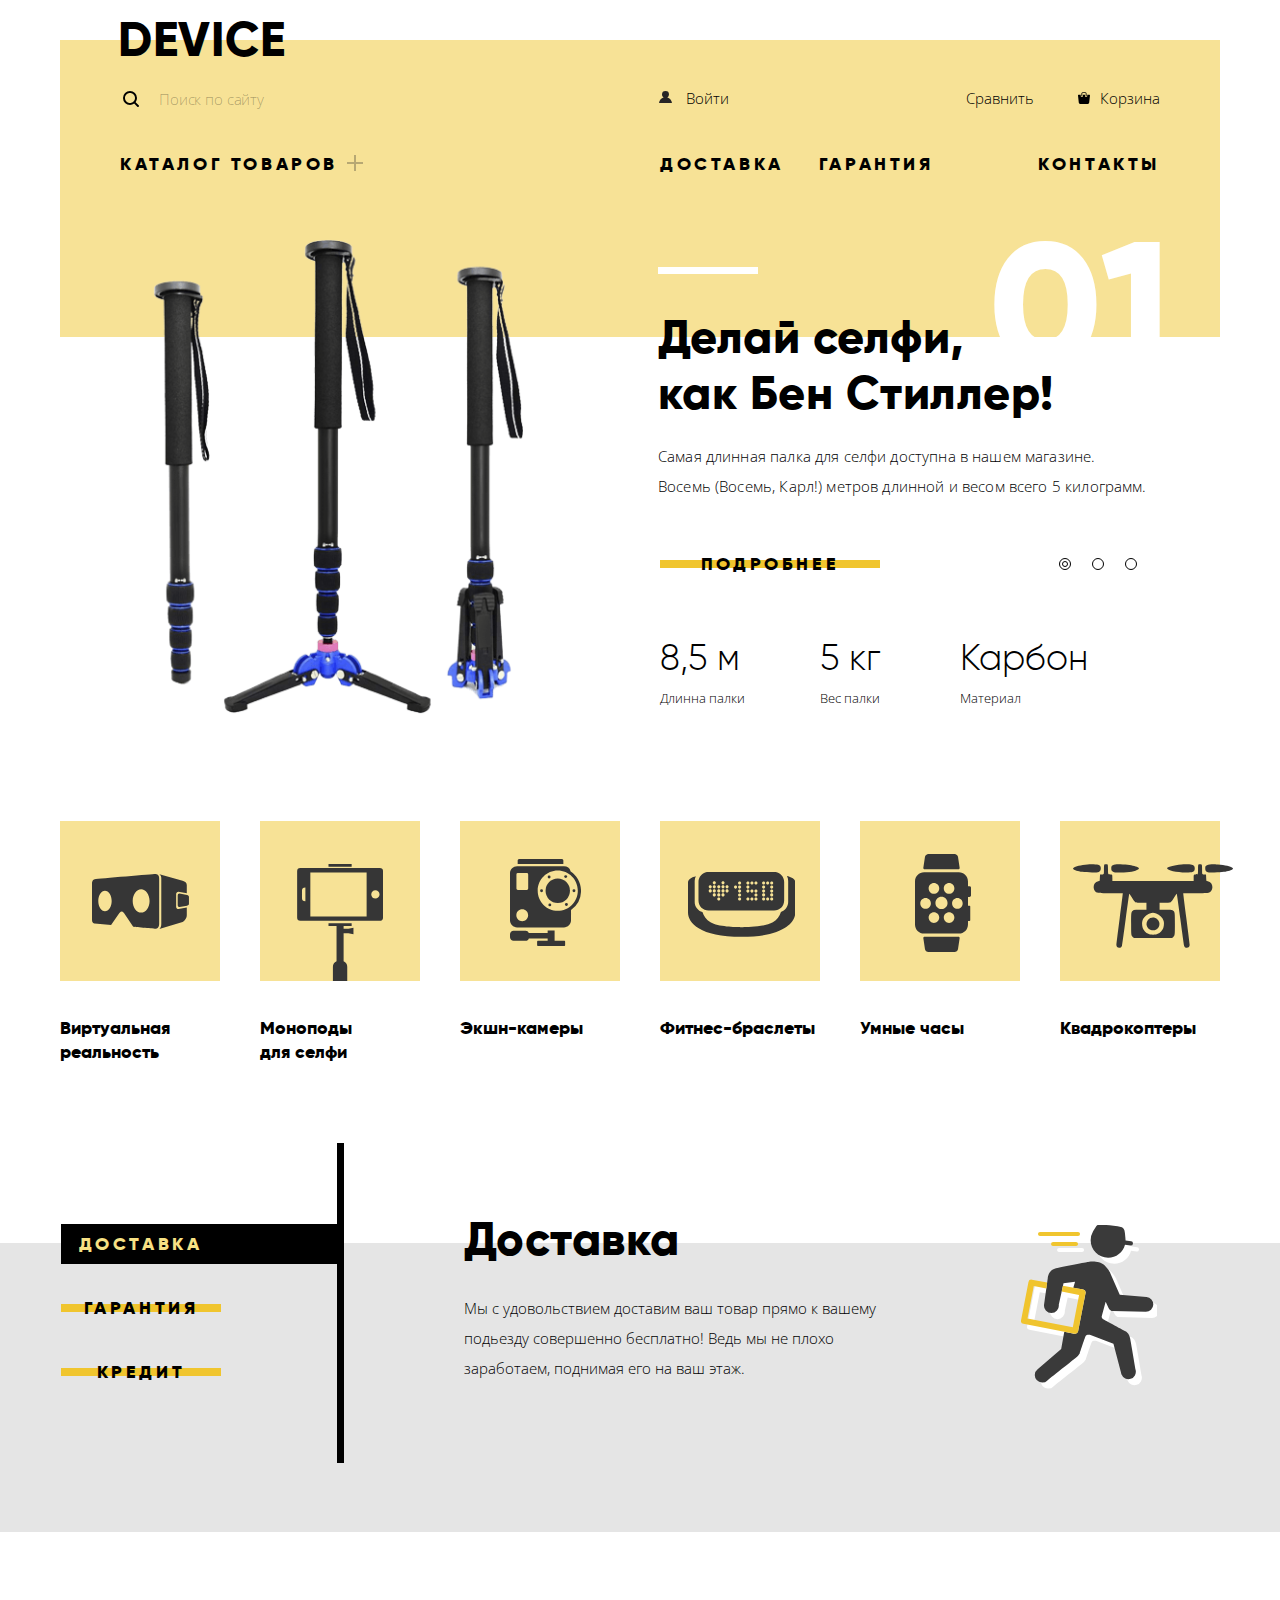
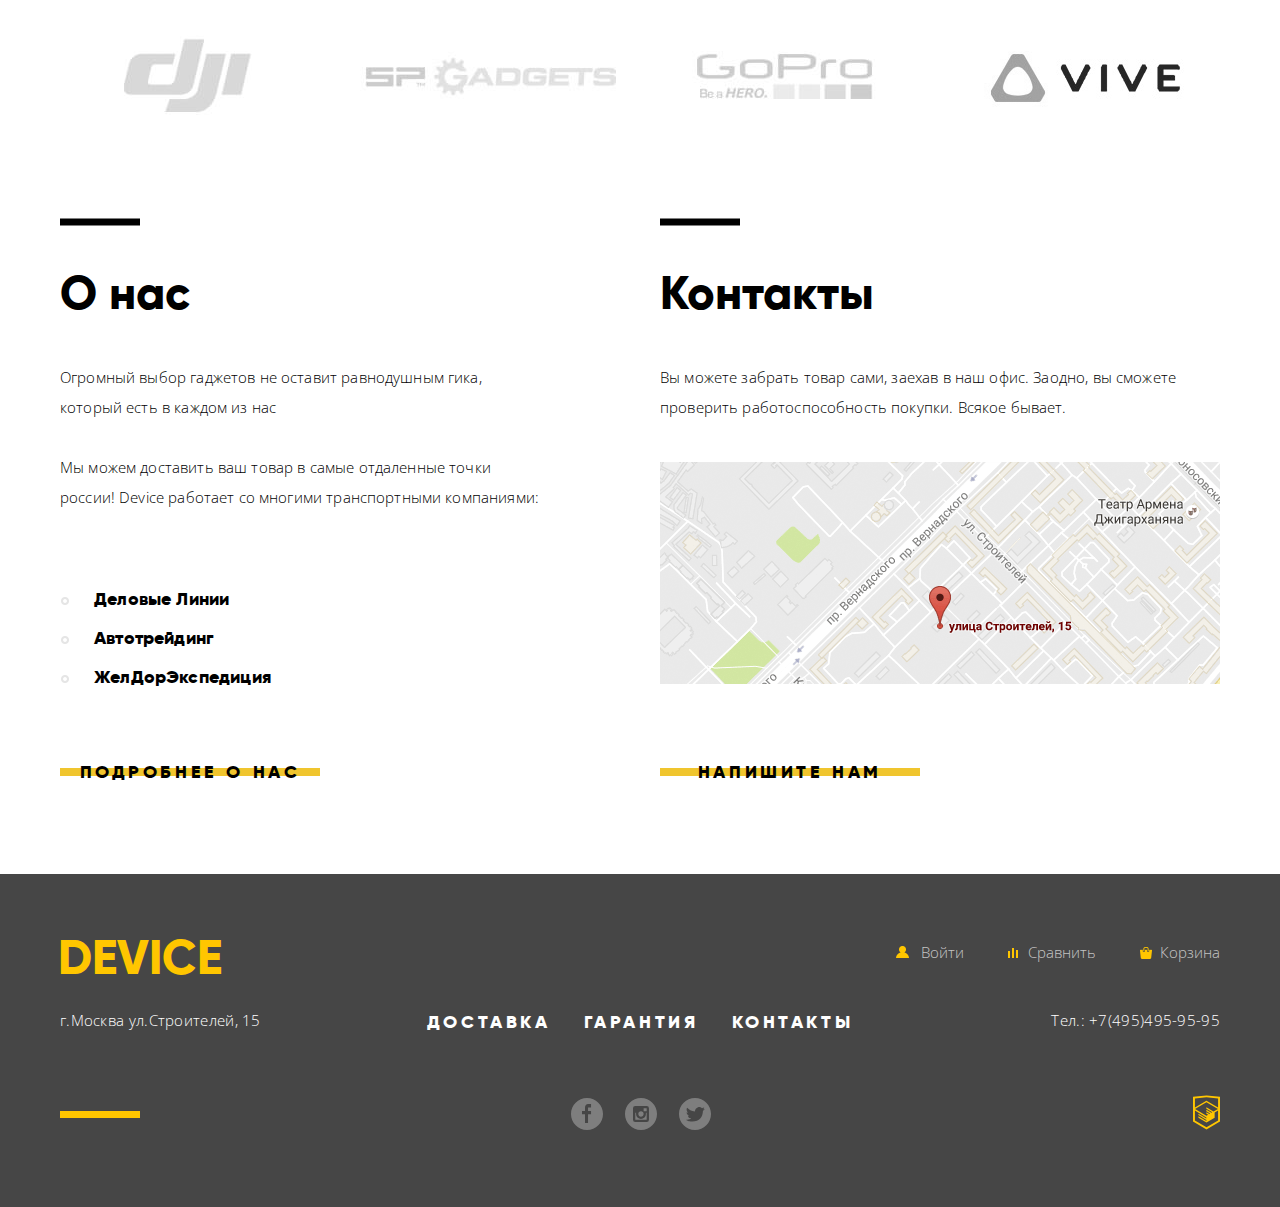
<file: index.html>
<!DOCTYPE html>
<html lang="ru">
  <head>
    <meta charset="utf-8">
    <title>HTML Academy: Девайс</title>
    <link rel="stylesheet" href="css/normalize.css">
    <link rel="stylesheet" href="css/main-min.css">
    <link href="https://fonts.googleapis.com/css?family=Open+Sans:300,400&amp;subset=cyrillic" rel="stylesheet">
  </head>
  <body>
    <header class="main-header main-container">
      <a class="main-header-logo">
        <b>Device</b>
      </a>
      <nav class="main-navigation main-navigation-second">
        <ul class="main-navigation-list">
          <li class="main-navigation-item">
            <a href="#" class="catalog-link">Каталог товаров</a>
            <div class="main-navigation-container">
              <ul class="catalog-left">
                <li>
                  <a href="#">Виртуальная реальность</a>
                </li>
                <li>
                  <a href="catalog.html">Моноподы для селфи</a>
                </li>
                <li>
                  <a href="#">Экшн-камеры</a>
                </li>
              </ul>
              <ul class="catalog-center">
                <li>
                  <a href="#">Фитнес браслеты</a>
                </li>
                <li>
                  <a href="#">Умные часы</a>
                </li>
              </ul>
              <ul class="catalog-right">
                <li>
                  <a href="#">Квадрокоптеры</a>
                </li>
              </ul>
            </div>
          </li>
          <li>
            <ul class="main-navigation-item-wrapper">
              <li class="main-navigation-item"><a href="#"> Доставка</a></li>
              <li class="main-navigation-item"><a href="#">Гарантия</a></li>
              <li class="main-navigation-item"><a href="#">Контакты</a></li>
            </ul>
          <li>
        </ul>
        <div class="search-nav-wrapper container">
          <div class="search-container visualy-hidden">
            <form action="https://echo.htmlacademy.ru/" method="POST" class="search-form">
              <div class="psevdo-wrapper">
                <input type="search" name="search" class="search" autocomplete="off" placeholder="Поиск по сайту">
                <button type="submit" class="btn-search">
                  Найти
                </button>
              </div>
            </form>
          </div>
          <div class="user-container">
            <ul class="site-navigation">
              <li>
                <a href="#" >Войти</a>
              </li>
              <li>
                <a class="penultimate" href="#">Сравнить</a>
              </li>
              <li>
                <a class="last" href="#">Корзина</a>
              </li>
            </ul>
          </div>
        </div>
      </nav>
    </header>
    <main class="main">
      <h1 class="visually-hidden">Магазин "Девайс"</h1>
      <section class="main-slider main-container">
        <input type="radio" id="main-slider-btn-1" name="toggle" checked="">
        <input type="radio" id="main-slider-btn-2" name="toggle"  >
        <input type="radio" id="main-slider-btn-3" name="toggle">
        <div class="slider-controls">
          <label for="main-slider-btn-1"><span class="radio-center-1"></span></label>
          <label for="main-slider-btn-2"><span class="radio-center-2"></span></label>
          <label for="main-slider-btn-3"><span class="radio-center-3"></span></label>
        </div>
        <div class = "slider-inner">
          <div class="slider-slides">
            <div class="slide first-slide">
              <p><img src="img/slider-1.png" width="370" height="480" alt="Самая длинная палка для селфи"></p>
              <div class="description">
                <div class="decor-line"></div>
                <span>01</span>
                <h2>Делай селфи, как Бен Стиллер!</h2>
                <p>Самая длинная палка для селфи доступна в нашем магазине.
                  Восемь (Восемь, Карл!) метров длинной и весом всего 5 килограмм.
                </p>
                <a class="button button-more" href="#">Подробнее</a>
                <table class="advantages">
                  <tr>
                    <th>Длинна палки</th>
                    <th>Вес палки</th>
                    <th>Материал</th>
                  </tr>
                  <tr>
                    <td>8,5 м</td>
                    <td>5 кг</td>
                    <td>Карбон</td>
                  </tr>
                </table>
              </div>
            </div>
            <div class="slide second-slide">
              <p><img src="img/slider-2.png" width="345" height="485" alt="Фитнес браслет"></p>
              <div class="description">
                <div class="decor-line"></div>
                <span>02</span>
                <h2 class="second-header">Худеем правильно!</h2>
                <p>Мотивирующие фитнес-браслеты помогут найти в себе силы не пропускать
                  занятия и соблюдать диету.
                </p>
                <a class="button button-more" href="#"><b>Подробнее</b></a>
                <table class="advantages">
                  <tr>
                    <th>Без подзарядки</th>
                  </tr>
                  <tr>
                    <td>48 часов</td>
                  </tr>
                </table>
              </div>
            </div>
            <div class="slide third-slide">
              <p><img src="img/slider-3.png" width="524" height="336" alt="Лазерный квадрокоптер"></p>
              <div class="description">
                <div class="decor-line"></div>
                <span>03</span>
                <h2>Порхает как бабочка, жалит как пчела!</h2>
                <p>Это обычный, на первый взгляд, квадрокоптер оснащен мощным лазером,
                  замаскированным под стандартную камеру.
                </p>
                <a class="button button-more" href="#"><b>Подробнее</b></a>
                <table class="advantages">
                  <tr>
                    <th>Дальность полета</th>
                    <th>Радиус поражения</th>
                  </tr>
                  <tr>
                    <td>800 м</td>
                    <td>50 м</td>
                  </tr>
                </table>
              </div>
            </div>
          </div>
        </div>
      </section>
      <section class="popular main-container">
        <h2 class="visually-hidden">Популярные товары</h2>
        <ul class="main-popular">
          <li>
            <a href="#">
              <p class="img-container">
                <img src="img/popular-1.svg" width="97" height="55" alt="Устройства виртуальной реальности">
              </p>
              <p>
                Виртуальная реальность
              </p>
            </a>
          </li>
          <li>
            <a href="catalog.html">
              <p class="img-container">
                <img src="img/popular-2.svg" class="img-wrap" width="86" height="117" alt="Моноподы">
              </p>
              <p>
                Моноподы для селфи
              </p>
            </a>
          </li>
          <li>
            <a href="#">
              <p class="img-container">
                <img src="img/popular-3.svg" width="71" height="87" alt="Экшн-камеры">
              </p>
              <p>
                Экшн-камеры
              </p>
            </a>
          </li>
          <li>
            <a href="#">
              <p class="img-container">
                <img src="img/popular-4.svg" width="107" height="65" alt="Фитнес-браслеты">
              </p>
              <p>
                Фитнес-браслеты
              </p>
            </a>
          </li>
          <li>
            <a href="#">
              <p class="img-container">
                <img src="img/popular-5.svg" width="56" height="98" alt="Умные часы">
              </p>
              <p>
                Умные часы
              </p>
            </a>
          </li>
          <li>
            <a href="#">
              <p class="img-container">
                <img src="img/popular-6.svg" width="160" height="160" alt="Квадрокоптеры">
              </p>
              <p>
                Квадрокоптеры
              </p>
            </a>
          </li>
        </ul>
      </section>
      <section class="services-slider">
        <h2 class="visually-hidden"> Услуги</h2>
        <div class="services-slider-container">
          <input class="services-slide-btn " type="radio" id="services-1" name="services-toggle" checked="">
          <input class="services-slide-btn visual-hidden" type="radio" id="services-2" name="services-toggle">
          <input class="services-slide-btn visual-hidden" type="radio" id="services-3" name="services-toggle">
          <div class="services-slide-controls">
            <label class="btn" for="services-1">Доставка</label>
            <label class="btn" for="services-2">Гарантия</label>
            <label class="btn" for="services-3">Кредит</label>
          </div>
          <div class="slaider-list-container">
            <ul class="services-list">
              <li class="delivery">
                <h3 class="">Доставка</h3>
                <p>Мы с удовольствием доставим ваш товар прямо к вашему
                  подьезду совершенно бесплатно! Ведь мы не плохо заработаем,
                  поднимая его на ваш этаж.
                </p>
              </li>
              <li class="warranty">
                <h3 class="">Гарантия</h3>
                <p>Если из-за возгорания купленного у нас товара у вас сгорит
                  дом - не переживайте, мы выдадим вам новый.
                </p>
                <p>Товар, не дом, конечно же.
                </p>
              </li>
              <li class="credit">
                <h3 class="">Кредит</h3>
                <p>Залезть в долговую яму стало проще! Кредитные консультанты
                  подберут для вас наиболее выгодные условия кредита. Выгодные
                  для нашего банка разумеется.
                </p>
              </li>
            </ul>
          </div>
        </div>
      </section>
      <section class="partners main-container">
        <h2 class=visually-hidden>Логотипы</h2>
        <ul class="logo-list">
          <li>
            <a href="#">
              <p class="img img1" >
                <img src="img/logo-1-full.png" width="260" height="100" alt="logo-1-hover">
              </p>
              <p class="img img1-hover">
                <img src="img/logo-1-low.jpg"  width="260" height="100" alt="logo-1">
              </p>
            </a>
          </li>
          <li>
            <a href="#">
              <p class="img img2">
                <img src="img/logo-2-full.png" width="260" height="100" alt="logo-2">
              </p>
              <p class="img img2-hover">
                <img src="img/logo-2-low.jpg" width="260" height="100" alt="logo-2-hover">
              </p>
            </a>
          </li>
          <li>
            <a href="#">
              <p class="img img3">
                <img src="img/logo-3-full.png" width="260" height="100" alt="logo-3">
              </p>
              <p class="img img3-hover">
                <img src="img/logo-3-low.jpg" width="260" height="100" alt="logo-3-hover">
              </p>
            </a>
          </li>
          <li>
            <a href="#">
              <p class="img img4">
                <img src="img/logo-4-full.png" width="260" height="100" alt="logo-4">
              </p>
              <p class="img img4-hover">
                <img src="img/logo-4-low.png" width="260" height="100" alt="logo-4-hover">
              </p>
            </a>
          </li>
        </ul>
      </section>
      <div class="info-wrapper main-container">
        <section class="info">
          <h2>О нас</h2>
          <p>Огромный выбор гаджетов не оставит равнодушным гика,
            который есть в каждом из нас
          </p>
          <p>Мы можем доставить ваш товар в самые отдаленные точки россии!
            Device работает со многими транспортными компаниями:
          </p>
          <ul class="delivery-company">
            <li><a href="#">Деловые Линии</a></li>
            <li><a href="#">Автотрейдинг</a></li>
            <li><a href="#">ЖелДорЭкспедиция</a></li>
          </ul>
          <a class="button" href="contacts.html">Подробнее о нас</a>
        </section>
        <section class="contact">
          <h2 >Контакты</h2>
          <p>Вы можете забрать товар сами, заехав в наш офис. Заодно,
            вы сможете проверить работоспособность покупки. Всякое бывает.
          </p>
          <a href="map.html" class="button-map">
            <img src="img/map.png" width="560" height="222" alt="Карта">
          </a>
          <a class="button write-link" href="write-us.html">Напишите нам</a>
        </section>
      </div>
    </main>
    <footer class="main-footer ">
      <div class="main-container">
        <a href="index.html" class="logo">Device</a>
        <div class="user-container">
          <ul class="user-navigation">
            <li>
              <a href="#">Войти</a>
            </li>
            <li>
              <a href="#">Сравнить</a>
            </li>
            <li>
              <a href="#">Корзина</a>
            </li>
          </ul>
        </div>
        <div class="footer-navigation-container">
          <ul class="footer-services">
            <li><a href="#">Доставка</a></li>
            <li><a href="#">Гарантия</a></li>
            <li><a href="#">Контакты</a></li>
          </ul>
          <p>г.Москва ул.Строителей, 15</p>
          <p>Тел.: +7(495)495-95-95</p>
        </div>
        <div class="social">
          <span class="decor-line-2"></span>
          <ul class="social-button">
            <li><a class="social-button" href="#"><img src="img/fb.svg" width="32" height="32" alt="facebook"></a></li>
            <li><a class="social-button" href="#"><img src="img/instagram.svg" width="32" height="32" alt="instagramm"></a></li>
            <li><a class="social-button" href="#"><img src="img/twitter.svg" width="32" height="32" alt="twitter"></a></li>
          </ul>
          <a href="https://htmlacademy.ru/intensive/htmlcss" class="footer-logo">
            <p>
              <img class="htmla-logo" src="img/logo-html.svg" width="27" height="35" alt="Логотип HTMLAcademy">
            </p>
          </a>
        </div>
      </div>
    </footer>
    <section class="modal modal-login">
      <h2 class="visually-hidden">Напишите нам</h2>
      <form action="https://echo.htmlacademy.ru/" method="POST" class="form">
        <div class="modal-wrapper">
          <p>
            <label for="write-us-user-name">
              Ваше имя:
            </label>
            <input type="text" id="write-us-user-name" class="login" placeholder="Имя Фамилия" pattern="(^[a-zа-яA-ZА-Я][a-zа-яA-ZА-Я0-9-_\.\s]{1,20}$)">
          </p>
          <p>
            <label for="write-us-user-email">
              Ваш e-mail:
            </label>
            <input type="email" id="write-us-user-email" class="email" placeholder="email@example.com" pattern="(\w+@[a-zA-Z_]+?\.[a-zA-Z]{2,6})">
          </p>
          <p>
            <label for="write-us-text">
              Текст письма:
            </label>
            <textarea class="textarea" id="write-us-text" placeholder="В свободной форме">
              В свободной форме
            </textarea>
          </p>
          <button type="submit" class="button modal-button">Отправить</button>
        </div>
      </form>
      <button type="button" class="modal-close"><span></span></button>
    </section>
    <section class="modal modal-map">
      <h2 class="visualy-hidden">Мы на карте</h2>
      <iframe src="https://www.google.com/maps/embed?pb=!1m18!1m12!1m3!1d2249.1125488779976!2d37.52742931592807!3d55.687030980535816!2m3!1f0!2f0!3f0!3m2!1i1024!2i768!4f13.1!3m3!1m2!1s0x46b54cf65f5c8955%3A0x694710ccd55501e!2z0YPQuy4g0KHRgtGA0L7QuNGC0LXQu9C10LksIDE1LCDQnNC-0YHQutCy0LAsIDExOTMxMQ!5e0!3m2!1sru!2sru!4v1536387998822"  allowfullscreen></iframe>
      <button type="button" class="modal-close">x</button>
    </section>
    <script src="js/main-min.js"></script>
  </body>
</html>
</file>
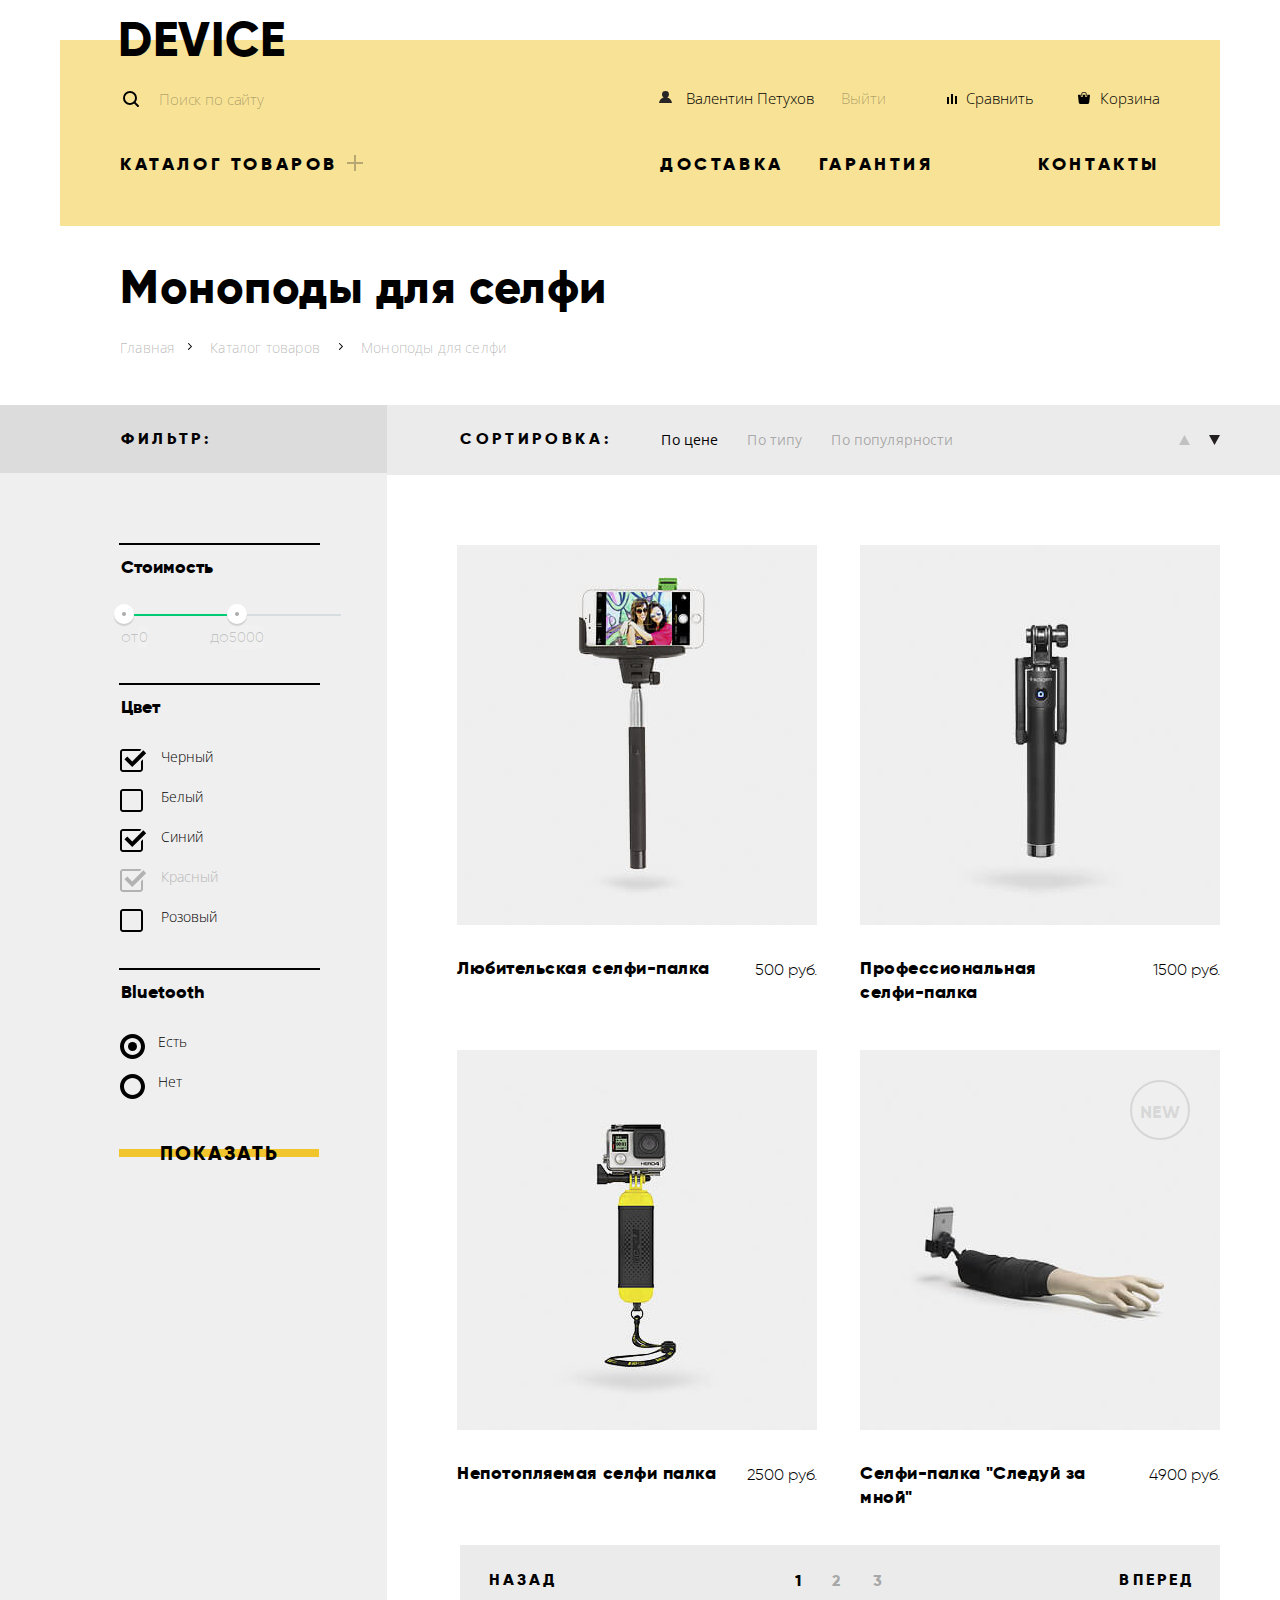
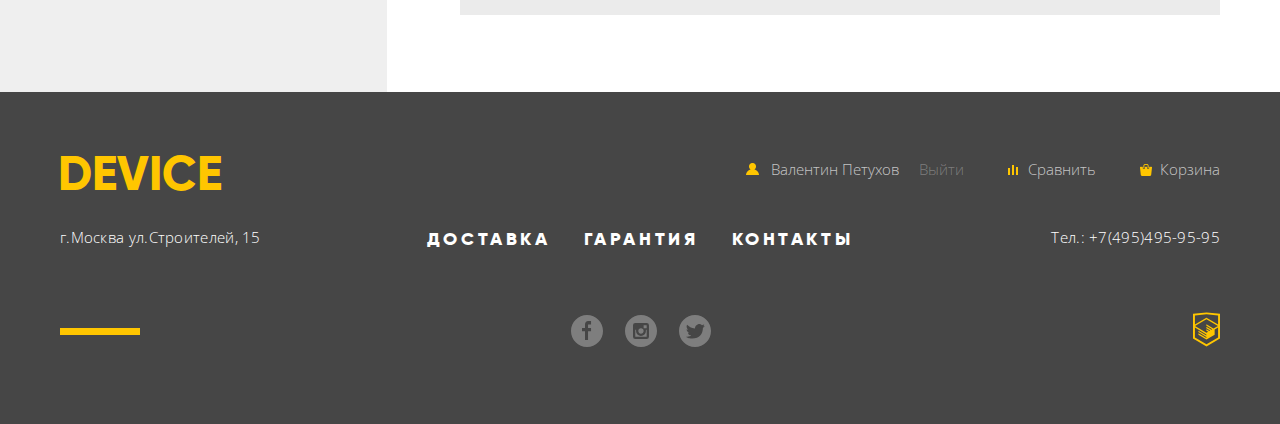
<file: catalog.html>
<!DOCTYPE html>
<html lang="ru">
  <head>
    <meta charset="utf-8">
    <title>HTML Academy: Девайс</title>
    <link rel="stylesheet" href="css/normalize.css">
    <link rel="stylesheet" href="css/main-min.css">
    <link href="https://fonts.googleapis.com/css?family=Open+Sans:300,400&amp;subset=cyrillic" rel="stylesheet">
  </head>
  <body>
    <header class="main-header main-container">
      <a href="index.html" class="main-header-logo">
        <b>Device</b>
      </a>
      <nav class="main-navigation">
        <ul class="main-navigation-list container">
          <li class="main-navigation-item">
            <a href="#" class="catalog-link">Каталог товаров</a>
            <div class="main-navigation-container">
              <ul class="catalog-left">
                <li>
                  <a href="#">Виртуальная реальность</a>
                </li>
                <li>
                  <a href="#">Моноподы для селфи</a>
                </li>
                <li>
                  <a href="#">Экшн-камеры</a>
                </li>
              </ul>
              <ul class="catalog-center">
                <li>
                  <a href="#">Фитнес браслеты</a>
                </li>
                <li>
                  <a href="#">Умные часы</a>
                </li>
              </ul>
              <ul class="catalog-right">
                <li>
                  <a href="#">Квадрокоптеры</a>
                </li>
              </ul>
            </div>
          </li>
          <li>
            <ul class="main-navigation-item-wrapper">
              <li class="main-navigation-item"><a href="#"> Доставка</a></li>
              <li class="main-navigation-item"><a href="#">Гарантия</a></li>
              <li class="main-navigation-item"><a href="#">Контакты</a></li>
            </ul>
          </li>
        </ul>
        <div class="search-nav-wrapper container">
          <div class="search-container visualy-hidden">
            <form action="https://echo.htmlacademy.ru/" method="POST" class="search-form">
              <div class="psevdo-wrapper">
                <input type="search" name="search" class="search" autocomplete="off" placeholder="Поиск по сайту">
                <button type="submit" class="btn-search">
                  Найти
                </button>
              </div>
            </form>
          </div>
          <div class="user-container">
            <ul class="site-navigation inner-page-header">
              <li>
                <a href="#" >Валентин Петухов</a>
              </li>
              <li>
                <a href="#" class="decoration-exit">Выйти</a>
              </li>
              <li>
                <a class="panultimate" href="#">Сравнить</a>
              </li>
              <li>
                <a class="last" href="#">Корзина</a>
              </li>
            </ul>
          </div>
        </div>
      </nav>
    </header>
    <div class="main-container">
      <main>
        <div class="container-breadcrumbs">
          <h1>Моноподы для селфи</h1>
          <ul class="breadcrumbs ">
            <li><a href="index.html">Главная</a></li>
            <li><a href="catalog.html">Каталог товаров</a></li>
            <li class="breadcrumbs-current"><a>Моноподы для селфи</a></li>
          </ul>
        </div>
        <div class="catalog-wrapper">
          <section class="filters">
            <div class="filters-wrapper">
              <div class="filters-header">
                <h2>Фильтр:</h2>
              </div>
              <form action="https://echo.htmlacademy.ru/" method="GET">
                <div class="line line-1"></div>
                <fieldset>
                  <legend>
                    Стоимость
                  </legend>
                  <div class="range-filter">
                    <div class="range-controls">
                      <div class="scale">
                        <div class="bar" style=" width: 55%">
                        </div>
                      </div>
                      <div class="toggle toggle-min"  tabindex="0"></div>
                      <div class="toggle toggle-max"  tabindex="0"></div>
                    </div>
                    <div class="price-controls">
                      <label class="minn-price" for="minn-price">от</label>
                      <input name="min-price" class="min-price" id="minn-price" type="text" value="0">
                      <label class="maxx-price" for="maxx-price">до</label>
                      <input name="max-price" id="maxx-price" type="text" value='5000'>
                    </div>
                    <label class="visually-hidden" for="min-price"> Установка минимальной цены</label>
                    <label class="visually-hidden" for="max-price"> Установка максимальной цены</label>
                    <input class="visualy-hidden" type="range" id="min-price" min="0" max="10000" step="100">
                    <input class="visualy-hidden" type="range" id="max-price" min="0" max="10000" step="100">
                  </div>
                </fieldset>
                <div class="line line-2"></div>
                <fieldset>
                  <legend>
                    Цвет
                  </legend>
                  <ul class="filter-column-wrapper">
                    <li>
                      <input type="checkbox" id="check-black" checked>
                      <label for="check-black" tabindex="0">Черный</label>
                    </li>
                    <li>
                      <input type="checkbox" id="check-white">
                      <label for="check-white" tabindex="0">Белый</label>
                    </li>
                    <li>
                      <input type="checkbox" id="check-blue" checked>
                      <label for="check-blue" tabindex="0">Синий</label>
                    </li>
                    <li>
                      <input type="checkbox" id="check-red" checked disabled>
                      <label for="check-red" tabindex="0">Красный</label>
                    </li>
                    <li>
                      <input type="checkbox" id="check-pink">
                      <label for="check-pink" tabindex="0">Розовый</label>
                    </li>
                  </ul>
                </fieldset>
                <div class="line line-3"></div>
                <fieldset>
                  <legend>
                    Bluetooth
                  </legend>
                  <ul class="filter-column-wrapper">
                    <li>
                      <input type="radio" name="Bluetooth" id="r-yes" checked>
                      <label for="r-yes" tabindex="0">Есть</label>
                    </li>
                    <li>
                      <input type="radio" name="Bluetooth" id="r-no" >
                      <label for="r-no" tabindex="0">Нет</label>
                    </li>
                  </ul>
                </fieldset>
                <div class="filters-button-wrapper">
                  <label class="visualy-hidden" for="start-filtering">Запуск фильтрования</label>
                  <button type="submit" id="start-filtering" class="button" >Показать</button>
                </div>
              </form>
            </div>
          </section>
          <section class="catalog">
            <div class="sort">
              <h3>Сортировка:</h3>
              <ul class="sort-type">
                <li><a href="#" class="current">По цене</a></li>
                <li><a href="#">По типу</a></li>
                <li><a href="#">По популярности</a></li>
                <li><a href="#" class="top"><span class="visually-hidden">Стрелочка вверх</span></a></li>
                <li><a  href="#" class="bottom current"><span class="visually-hidden">Стрелочка вниз</span></a></li>
              </ul>
            </div>
            <h2 class="visualy-hidden">Каталог товаров</h2>
            <ul class="catalog-list catalog-list-wrapper">
              <li class="catalog-item" tabindex="0">
                <div class="catalog-item-img">
                  <img src="img/item-1.jpg" width="360" height="380" alt="Любительская селфи-палка">
                </div>
                <div class="catalog-item-hover">
                  <button class="button button-hover">В корзину</button>
                  <button class="add-button button-hover">Добавить к сравнению</button>
                </div>
                <div class="catalog-item-price">
                  <a href="#">Любительская селфи-палка</a>
                  <span class="catalog-item-value">500 руб.</span>
                </div>
              </li>
              <li class="catalog-item" tabindex="0">
                <div class="catalog-item-img">
                  <img src="img/item-2.jpg" width="360" height="380" alt="Профессиональная селфи-палка">
                </div>
                <div class="catalog-item-hover">
                  <button class="button button-hover">В корзину</button>
                  <button class="add-button button-hover">Добавить к сравнению</button>
                </div>
                <div class="catalog-item-price">
                  <a href="#">Профессиональная селфи-палка</a>
                  <span class="catalog-item-value">1500 руб.</span>
                </div>
              </li>
              <li class="catalog-item" tabindex="0">
                <div class="catalog-item-img">
                  <img src="img/item-3.jpg" width="360" height="380" alt="Непотопляемая селфи-палка">
                </div>
                <div class="catalog-item-hover">
                  <button class="button button-hover">В корзину</button>
                  <button class="add-button button-hover">Добавить к сравнению</button>
                </div>
                <div class="catalog-item-price">
                  <a href="#">Непотопляемая селфи палка</a>
                  <span class="catalog-item-value">2500 руб.</span>
                </div>
              </li>
              <li class="catalog-item" tabindex="0">
                <div class="catalog-item-img new">
                  <img src="img/item-4.jpg" width="360" height="380" alt="Следуй за мной селфи-палка">
                </div>
                <div class="catalog-item-hover">
                  <button class="button button-hover">В корзину</button>
                  <button class="add-button button-hover">Добавить к сравнению</button>
                </div>
                <div class="catalog-item-price">
                  <a href="#">Селфи-палка "Следуй за мной"</a>
                  <span class="catalog-item-value">4900 руб.</span>
                </div>
              </li>
            </ul>
            <ul class="pagination-list">
              <li class="btn-pagination-prev"><a href="#" class="">Назад</a></li>
              <li class="pagination-item pagination-item-current"><a >1</a></li>
              <li class="pagination-item"><a href="#">2</a></li>
              <li class="pagination-item"><a href="#">3</a></li>
              <li class="btn-pagination-next"><a href="#" class="">Вперед</a></li>
            </ul>
          </section>
        </div>
      </main>
    </div>
    <footer class="main-footer inner-page">
      <div class="main-container">
        <div class="user-container">
          <a href="index.html" class="logo">Device</a>
          <ul class="user-navigation inner-page">
            <li>
              <a href="#">Валентин Петухов</a>
            </li>
            <li>
              <a href="#" class="decoration-exit">Выйти</a>
            </li>
            <li>
              <a href="#">Сравнить</a>
            </li>
            <li>
              <a href="#">Корзина</a>
            </li>
          </ul>
        </div>
        <div class="footer-navigation-container">
          <ul class="footer-services">
            <li><a href="#">Доставка</a></li>
            <li><a href="#">Гарантия</a></li>
            <li><a href="#">Контакты</a></li>
          </ul>
          <p>г.Москва ул.Строителей, 15</p>
          <p>Тел.: +7(495)495-95-95</p>
        </div>
        <div class="social">
          <span class="decor-line-2"></span>
          <ul class="social-button">
            <li><a class="social-button" href="#"><img src="img/fb.svg" width="32" height="32" alt="facebook"></a></li>
            <li><a class="social-button" href="#"><img src="img/instagram.svg" width="32" height="32" alt="instagramm"></a></li>
            <li><a class="social-button" href="#"><img src="img/twitter.svg" width="32" height="32" alt="twitter"></a></li>
          </ul>
          <a href="https://htmlacademy.ru/intensive/htmlcss" class="footer-logo">
            <p>
              <img class="htmla-logo" src="img/logo-html.svg" width="27" height="35" alt="Логотип HTMLAcademy">
            </p>
          </a>
        </div>
      </div>
    </footer>
  </body>
</html>
</file>
<file: css/main-min.css>
@font-face{font-family:"Gilroy";src:url(../fonts/gilroyextrabold.woff2) format("woff2"),url(../fonts/gilroyextrabold.woff) format("woff");font-weight:800;font-style:normal}@font-face{font-family:"GilroyLight";src:url(../fonts/gilroylight.woff2) format("woff2"),url(../fonts/gilroylight.woff) format("woff");font-weight:300;font-style:normal}@-webkit-keyframes bounce{0%{-webkit-transform:translateY(300px);transform:translateY(300px)}100%{-webkit-transform:translateY(0);transform:translateY(0)}}@-webkit-keyframes shake{0%,100%{-webkit-transform:translateY(0);transform:translateY(0)}10%,30%,50%,70%,90%{-webkit-transform:translateY(-10px);transform:translateY(-10px)}20%,40%,60%,80%{-webkit-transform:translateY(10px);transform:translateY(10px)}}@keyframes shake{0%,100%{-webkit-transform:translateY(0);transform:translateY(0)}10%,30%,50%,70%,90%{-webkit-transform:translateY(-10px);transform:translateY(-10px)}20%,40%,60%,80%{-webkit-transform:translateY(10px);transform:translateY(10px)}}body{padding:0;margin:0;font-family:Gilroy,Arial,sans-serif;font-size:18px;line-height:24px;font-weight:700;color:#000;overflow-x:hidden;background-color:#fff}html{-webkit-box-sizing:border-box;box-sizing:border-box}*,::before,::after{-webkit-box-sizing:inherit;box-sizing:inherit}.visualy-hidden{display:none}.main-container{width:1200px;margin:0 auto;padding-left:20px;padding-right:20px;position:relative}a{text-decoration:none}.visually-hidden:not(:focus):not(:active),input[type="checkbox"].visually-hidden,input[type="radio"].visually-hidden{position:absolute;width:1px;height:1px;margin:-1px;border:0;padding:0;white-space:nowrap;-webkit-clip-path:inset(100%);clip-path:inset(100%);clip:rect(0 0 0 0);overflow:hidden}.main-header{margin-top:40px;position:relative}.main-header-logo{display:inline-block;vertical-align:middle;position:absolute;top:-24px;left:78px}.main-header-logo b{font-family:"Gilroy","Arial",sans-serif;text-transform:uppercase;font-size:48px;line-height:48px;letter-spacing:.014em;text-align:center;color:#000}.main-header-logo b:hover{color:rgba(0,0,0,0.6)}.main-header-logo b:focus,.main-header-logo b:active{color:rgba(0,0,0,0.3)}.main-navigation{padding-left:60px;padding-right:60px;display:-webkit-box;display:-ms-flexbox;display:flex;-webkit-box-orient:vertical;-webkit-box-direction:normal;-ms-flex-direction:column;flex-direction:column;-ms-flex-wrap:wrap;flex-wrap:wrap;background-color:rgba(240,197,46,0.5)}.main-navigation-second{padding-bottom:111px}.user-container{padding-bottom:5px}.site-navigation{width:500px;margin:0;padding:0;min-height:50px;display:-webkit-box;display:-ms-flexbox;display:flex}.site-navigation li{display:-webkit-box;display:-ms-flexbox;display:flex;margin:0;padding:0}.site-navigation a{display:inline-block;vertical-align:middle;position:relative;padding-left:26px}.main-navigation-container{visibility:hidden;display:-webkit-box;display:-ms-flexbox;display:flex;-webkit-box-pack:center;-ms-flex-pack:center;justify-content:center;z-index:1;position:absolute;top:50px;left:-60px;min-height:50px;font-weight:300;letter-spacing:.01em;line-height:36px;text-transform:none;background-color:#f7e296;padding-left:60px;padding-bottom:37px;padding-right:500px}.catalog-left,.catalog-center,.catalog-right{min-width:200px;padding-top:8px;padding-left:0}.catalog-left li{padding-right:0;padding-left:0}.catalog-center{padding-left:40px}.catalog-right{padding-left:20px}.site-navigation,.main-navigation-container{list-style:none;font-family:"Open Sans",Arial,sans-serif;font-size:15px;line-height:30px;font-weight:300}.main-navigation-item{position:relative;display:-webkit-box;display:-ms-flexbox;display:flex;-webkit-box-orient:vertical;-webkit-box-direction:normal;-ms-flex-direction:column;flex-direction:column;list-style:none;font-family:Gilroy,Arial,sans-serif;text-transform:uppercase;font-size:18px;line-height:24px;letter-spacing:.2em}.site-navigation a,.main-navigation-item a{color:#000}.site-navigation a:hover,.main-navigation-item a:hover{color:rgba(0,0,0,0.6)}.site-navigation a:active,.site-navigation a:focus,.main-navigation-item a:focus,.main-navigation-item a:active{color:rgba(0,0,0,0.3)}.site-navigation li{padding-right:40px}.site-navigation li:last-child{padding-right:0}.site-navigation li:first-child{padding:0;margin-right:0}.site-navigation li:nth-child(2){margin-left:auto}.site-navigation li:last-child a{margin:0;margin-left:auto}.site-navigation li:first-child a::before{content:"";position:absolute;width:16px;height:16px;left:-1px;top:8px;background-image:url(../img/user.svg);background-repeat:no-repeat;background-position:0 0}.site-navigation .panultimate::before{content:"";position:absolute;width:16px;height:16px;left:7px;top:11px;background-image:url(../img/compare.svg);background-repeat:no-repeat;background-position:0 0}.site-navigation .last::before{content:"";position:absolute;width:16px;height:16px;left:4px;top:9px;background-image:url(../img/cart.svg);background-repeat:no-repeat;background-position:0 0}.site-navigation a:hover::before{opacity:.6}.site-navigation a:focus::before,.site-navigation a:active::before{opacity:.3}.catalog-link{padding-bottom:50px;padding-right:40px;position:relative}.catalog-link::after{content:"";position:absolute;width:16px;height:16px;top:3px;right:15px;background-image:url(../img/plus.svg);background-repeat:no-repeat;background-position:0 0;opacity:.3}.main-navigation-list{position:relative;list-style:none;padding:0;margin:0;padding-top:14px;display:-webkit-box;display:-ms-flexbox;display:flex;-webkit-box-pack:justify;-ms-flex-pack:justify;justify-content:space-between}.main-navigation-list li:first-child{margin-right:auto}.main-navigation-item-wrapper{width:500px;padding-left:0;display:-webkit-box;display:-ms-flexbox;display:flex;-webkit-box-pack:justify;-ms-flex-pack:justify;justify-content:space-between}.main-navigation-item-wrapper li:first-child{margin-right:35px}.main-navigation-item-wrapper li:last-child{margin-left:auto}ul:first-child a:hover + .main-navigation-container,ul:first-child a:focus + .main-navigation-container,.main-navigation-container:hover{visibility:visible}.main-navigation-container ul{list-style:none}.search-container{display:-webkit-box;display:-ms-flexbox;display:flex;width:440px;min-height:20px;position:relative}.search-container .search{border:none;outline:none;background-color:#f7e296;-webkit-appearance:none}.search-container .psevdo-wrapper{width:403px;position:relative}.psevdo-wrapper input{font-family:"Open Sans","Arial",sans-serif;font-size:15px;line-height:30px;font-weight:300;padding-bottom:13px;padding-left:39px}.search-container .psevdo-wrapper::before{content:"";position:absolute;width:16px;height:16px;left:3px;top:8px;background-image:url(../img/search.svg);background-repeat:no-repeat;background-position:0 0}.btn-search{font-family:"Open Sans","Arial",sans-serif;font-size:15px;line-height:30px;font-weight:300;visibility:hidden;position:absolute;bottom:0;right:0;margin:0;padding:0;width:85px;height:49px;font-size:15px;line-height:30px;text-align:center;background-color:#f7e296;color:#000;border:2px solid #000}.search:active,.search:focus{width:100%;border-bottom:2px solid #000;background-color:#f7e296}.search:active + .btn-search,.search:focus + .btn-search{visibility:visible}.search::-webkit-search-results-decoration{display:none}.search::-webkit-input-placeholder{font-family:"Open Sans","Arial",sans-serif;font-size:15px;line-height:30px;letter-spacing:-.01em;color:rgba(0,0,0,0.3)}.psevdo-wrapper input:focus::-webkit-input-placeholder,.psevdo-wrapper input:hover::-webkit-input-placeholder{color:rgba(0,0,0,0.6)}.psevdo-wrapper input:active::-webkit-input-placeholder{color:#000}.search-container .btn-search:hover{background-color:#000;color:#fff}.search-container .btn-search:active{visibility:visible;color:rgba(255,255,255,0.7)}.search-nav-wrapper{padding-top:43px;-webkit-box-ordinal-group:0;-ms-flex-order:-1;order:-1;display:-webkit-box;display:-ms-flexbox;display:flex;-webkit-box-pack:justify;-ms-flex-pack:justify;justify-content:space-between}.list-wrapper{display:-webkit-box;display:-ms-flexbox;display:flex;-webkit-box-orient:vertical;-webkit-box-direction:normal;-ms-flex-direction:column;flex-direction:column;font-weight:300;letter-spacing:.01em}.button{display:inline-block;vertical-align:middle;vertical-align:top;padding:10px;min-width:200px;max-width:100%;position:relative;font-size:20px;line-height:1;text-align:center;text-transform:uppercase;z-index:1;border:0;background:0;cursor:pointer}.button::after{content:"";position:absolute;top:50%;-webkit-transform:translateY(-50%);-ms-transform:translateY(-50%);transform:translateY(-50%);left:0;width:100%;height:8px;background-color:#f0c52e;z-index:-1;-webkit-transition:.3s linear;-o-transition:.3s linear;transition:.3s linear}.button:hover::after,.button:focus::after{height:100%}.main-slider{font-family:"Open Sans","Arial",sans-serif;display:-webkit-box;display:-ms-flexbox;display:flex;margin-top:-127px;position:relative;padding-bottom:60px}.main-slider p{font-size:15px;line-height:30px;font-weight:300;padding-top:11px;padding-left:13px;letter-spacing:.01em}.main-slider td{font-size:13px;line-height:30px}.slider-slides{display:-webkit-box;display:-ms-flexbox;display:flex;width:300%;-webkit-transition:-webkit-transform .8s ease;transition:-webkit-transform .8s ease;-o-transition:transform .8s ease;transition:transform .8s ease;transition:transform .8s ease,-webkit-transform .8s ease}.slide{display:-webkit-box;display:-ms-flexbox;display:flex;margin-left:80px;width:1080px}.description{width:100%;display:-webkit-box;display:-ms-flexbox;display:flex;-webkit-box-orient:vertical;-webkit-box-direction:normal;-ms-flex-direction:column;flex-direction:column;position:relative;margin-left:135px;margin-top:11px}.decor-line{content:"";width:100px;height:7px;background-color:#fff;margin-top:46px}.slide span{position:absolute;top:-5px;right:46px;padding:0;margin:0;color:#fff}.first-slide h2{padding-right:165px}.second-slide p:first-child{padding-left:36px;padding-top:18px}.second-slide .second-header{display:inline-block;vertical-align:middle;padding-right:145px;padding-bottom:1px}.second-slide .description{margin-left:138px}.second-slide td{width:100%}.slider-slides .slide:nth-child(3){margin-left:40px}.third-slide .description{margin-left:40px}.third-slide p:first-child{padding-top:70px;margin-left:-18px}.third-slide span{top:-5px;right:7px}.third-slide .advantages tbody{width:299px}.description h2{margin-top:35px;margin-bottom:0;display:-webkit-box;display:-ms-flexbox;display:flex;z-index:1}.description p:first-of-type{margin:0;margin-top:-1px;padding:0;padding-top:21px;padding-right:70px}.description .button-more{width:220px}.advantages tbody{width:450px;display:-webkit-box;display:-ms-flexbox;display:flex;-webkit-box-orient:vertical;-webkit-box-direction:reverse;-ms-flex-direction:column-reverse;flex-direction:column-reverse;-webkit-box-align:center;-ms-flex-align:center;align-items:center;margin-top:46px}.advantages td:nth-child(2){padding-left:10px}.advantages th:nth-child(2){padding-left:10px}.advantages tr:first-child{padding-top:6px}.advantages tr{width:100%;display:-webkit-box;display:-ms-flexbox;display:flex;-webkit-box-pack:justify;-ms-flex-pack:justify;justify-content:space-between}.advantages td{width:150px;margin:0;padding:0;font-family:"GilroyLight","Arial",sans-serif;font-size:36px;line-height:48px;font-weight:300;text-align:left}.advantages th{width:150px;margin:0;padding:0;font-family:"Open Sans","Arial",sans-serif;font-size:13px;line-height:20px;font-weight:300;text-align:left}.slide img{-ms-flex-negative:0;flex-shrink:0}.main-slider .button:active{color:rgba(0,0,0,0.3)}.main-slider h2,.main-slider .button-more,.main-slider span{font-family:"Gilroy","Arial",sans-serif;font-size:47px;line-height:56px;letter-spacing:.01em}.main-slider .button-more{font-size:18px;line-height:24px;letter-spacing:.2em;text-transform:uppercase;color:#000;margin-top:41px;margin-left:2px}.main-slider span{font-size:179.2px;line-height:179.2px}.main-slider input[type=radio]{display:none}.slider-inner{overflow:hidden}.main-slider .slider-controls{text-align:center;position:absolute;top:340px;right:87px;z-index:1}.slider-controls label{display:inline-block;vertical-align:middle;width:12px;height:12px;margin-right:16px;border-radius:50%;cursor:pointer;border:1px solid #000}.main-slider input:nth-child(1):checked ~ .slider-controls .radio-center-1,.main-slider input:nth-child(2):checked ~ .slider-controls .radio-center-2,.main-slider input:nth-child(3):checked ~ .slider-controls .radio-center-3{display:block;width:6px;height:6px;border:1px solid #000;border-radius:50%;margin-left:2px;margin-top:2px}.main-slider input:nth-child(1):checked ~ .slider-inner .slider-slides{-webkit-transform:translate(0px);-ms-transform:translate(0px);transform:translate(0px)}.main-slider input:nth-child(2):checked ~ .slider-inner .slider-slides{-webkit-transform:translate(-1160px);-ms-transform:translate(-1160px);transform:translate(-1160px)}.main-slider input:nth-child(3):checked ~ .slider-inner .slider-slides{-webkit-transform:translate(-2320px);-ms-transform:translate(-2320px);transform:translate(-2320px)}.show{display:inline-block;vertical-align:middle;width:40px;height:20px;border:1px solid #000}.range-filter{width:240px}.range-controls{position:relative;height:41px;padding-top:20px;padding-right:20px;border-radius:5px}.range-controls .scale{height:2px;background:#d7dcde}.range-controls .bar{width:70%;height:2px;background:#00ca74}.range-controls .toggle{position:absolute;-webkit-box-sizing:content-box;box-sizing:content-box;top:10px;left:0;width:4px;height:4px;cursor:pointer;border:8px solid #fff;border-radius:50%;background:#ababab;-webkit-box-shadow:0 2px 1px 0 #cfcfcf;box-shadow:0 2px 1px 0 #cfcfcf}.range-controls .toggle:active,.range-controls .toggle:focus{-webkit-transform:scale(1.1);-ms-transform:scale(1.1);transform:scale(1.1);outline:none}.range-controls .toggle-min{left:-7px}.range-controls .toggle-max{left:106px}.price-controls{font-size:0;margin-top:-10px}.price-controls input:first-of-type{margin:0;padding:0}.price-controls label{font-size:16px;display:inline-block;vertical-align:baseline}.max-price{text-align:right}.price-controls input{font-family:'Gilroy','Arial',sans-serif;font-size:16px;width:35px;margin-left:10px;padding:8px 10px;text-align:center;color:#283136;border:none;border-radius:5px;background:#f1f1f1}.price-controls input:first-of-type{width:10px}.price-controls label:last-of-type{padding-left:62px}.main-popular{margin:0;padding-left:0;padding-top:2px;display:-webkit-box;display:-ms-flexbox;display:flex;-ms-flex-wrap:wrap;flex-wrap:wrap;-webkit-box-pack:justify;-ms-flex-pack:justify;justify-content:space-between;list-style:none;font-family:"Gilroy","Arial",sans-serif;font-size:18px;line-height:24px}.main-popular li:nth-child(3) p:first-child{padding-left:10px;padding-top:2px}.main-popular li:nth-child(4) p:first-child{padding-top:7px;padding-left:3px}.main-popular li:nth-child(5) p:first-child{padding-top:3px;padding-left:6px}.main-popular li:nth-child(6) p:first-child{padding-top:5px;padding-left:13px;padding-right:15px}.main-popular li{width:13.79%}.main-popular .img-container{display:-webkit-box;display:-ms-flexbox;display:flex;width:160px;height:160px;background-color:#f7e296;margin:0}.main-popular a{font-family:"Gilroy",sans-serif;font-size:18px;line-height:24px;color:#000;display:-webkit-box;display:-ms-flexbox;display:flex;-webkit-box-orient:vertical;-webkit-box-direction:normal;-ms-flex-direction:column;flex-direction:column}.main-popular p{text-align:left;margin-top:35px}.main-popular li:nth-child(2) p:nth-child(2){max-width:90px}.img-container .img-wrap{margin-bottom:0}.img-container img{margin:auto}.main-popular .img-container:focus,.main-popular .img-container:hover{background-color:#f0c52e}.img-container:active img{opacity:.3}.services-slider{display:-webkit-box;display:-ms-flexbox;display:flex;margin:0;margin-top:161px;padding:0;padding-bottom:69px;background-color:#e5e5e5}.services-slider .button:active{background-color:#000;color:#fff}.services-slider .button:active::after{background-color:#000}.services-slider h3,.services-slider span{font-family:"Gilroy",sans-serif;font-size:47px;line-height:48px;letter-spacing:.01em}.services-slider span{font-size:18px;line-height:24px}.services-slider p{font-family:"Open Sans","Arial",sans-serif;font-weight:300;font-size:15px;line-height:30px}.services-slide-btn{display:none}.services-slider-container{display:-webkit-box;display:-ms-flexbox;display:flex;width:1200px;padding:0 20px;margin:0 auto;margin-top:-100px}.services-slide-controls{position:relative;-ms-flex-negative:0;flex-shrink:0;width:284px;height:320px;padding-top:81px;padding-bottom:46px;padding-left:1px;border-right:7px solid rgba(0,0,0,1.00)}.btn{margin-bottom:24px;padding:11px 15px;cursor:pointer;position:relative;z-index:1;display:inline-block;vertical-align:middle;min-width:160px;max-width:100%;font-family:"Gilroy","Arial",sans-serif;font-weight:800;font-size:18px;line-height:1;letter-spacing:.2em;color:rgba(0,0,0,1.00);text-transform:uppercase;text-align:center;vertical-align:top;background:0;border:none}.btn::after{content:"";position:absolute;top:50%;-webkit-transform:translateY(-50%);-ms-transform:translateY(-50%);transform:translateY(-50%);left:0;z-index:-1;width:100%;height:8px;background-color:#f0c52e;-webkit-transition:.3s linear;-o-transition:.3s linear;transition:.3s linear}.btn:hover::after,.btn:focus::after{height:100%}.services-slide-btn:nth-of-type(1):checked ~ .services-slide-controls .btn:nth-child(1),.services-slide-btn:nth-of-type(2):checked ~ .services-slide-controls .btn:nth-child(2),.services-slide-btn:nth-of-type(3):checked ~ .services-slide-controls .btn:nth-child(3){width:100%;padding-right:132px;color:rgba(247,225,132,1.00)}.services-slide-btn:nth-of-type(1):checked ~ .services-slide-controls .btn:nth-child(1):after,.services-slide-btn:nth-of-type(2):checked ~ .services-slide-controls .btn:nth-child(2):after,.services-slide-btn:nth-of-type(3):checked ~ .services-slide-controls .btn:nth-child(3):after{background-color:rgba(0,0,0,1.00);height:100%}.slaider-list-container{overflow:hidden}.services-list{list-style:none;display:-webkit-box;display:-ms-flexbox;display:flex;padding-left:0;width:300%;padding-top:30px}.services-list li{margin-left:122px;width:800px}.services-list li:nth-child(1){background:url(../img/delivery.svg) no-repeat 557px 34px;padding-top:31px;padding-bottom:50px;margin-left:120px}.services-list li:nth-child(2){background:url(../img/warranty.svg) no-repeat 543px 12px;padding-bottom:50px;padding-top:31px;margin-left:157px}.services-list li:nth-child(3){background:url(../img/credit.svg) no-repeat 570px 13px;padding-bottom:50px;padding-top:30px;padding-left:42px}.services-list h3{margin-top:-7px;margin-bottom:30px}.services-list p{width:440px;margin:0}.credit p{padding-right:20px}.services-slide-btn:nth-of-type(1):checked ~ .slaider-list-container .services-list{-webkit-transform:translate(0px);-ms-transform:translate(0px);transform:translate(0px)}.services-slide-btn:nth-of-type(2):checked ~ .slaider-list-container .services-list{-webkit-transform:translate(-904px);-ms-transform:translate(-904px);transform:translate(-904px)}.services-slide-btn:nth-of-type(3):checked ~ .slaider-list-container .services-list{-webkit-transform:translate(-1808px);-ms-transform:translate(-1808px);transform:translate(-1808px)}.logo-list{display:-webkit-box;display:-ms-flexbox;display:flex;-ms-flex-wrap:wrap;flex-wrap:wrap;-webkit-box-pack:justify;-ms-flex-pack:justify;justify-content:space-between;padding-top:77px;padding-left:0;margin:0}.logo-list li{line-height:0;position:relative;list-style:none;padding-left:0}.logo-list a{text-decoration:none;color:inherit}.logo-list .img{display:block;width:260px;height:100px}.logo-list .img1-hover,.logo-list .img2-hover,.logo-list .img3-hover,.logo-list .img4-hover{position:absolute;top:0;-webkit-transition:.5s;-o-transition:.5s;transition:.5s}.logo-list a:hover .img1-hover,.logo-list a:hover .img2-hover,.logo-list a:hover .img3-hover,.logo-list a:hover .img4-hover,.logo-list a:focus .img1-hover,.logo-list a:focus .img2-hover,.logo-list a:focus .img3-hover,.logo-list a:focus .img4-hover{opacity:0}.info-wrapper{display:-webkit-box;display:-ms-flexbox;display:flex;margin-top:85px}.info{width:50%;padding-right:100px}.contact{width:50%}.info h2,.contact h2{position:relative}.info-wrapper h2::before{content:"";position:absolute;top:-47px;height:7px;width:80px;background-color:#000;-webkit-transform:translateY(-50%);-ms-transform:translateY(-50%);transform:translateY(-50%)}.info h2,.contact h2{font-family:"Gilroy","Arial",sans-serif;font-size:47px;line-height:48px}.info p,.contact p{font-family:"Open Sans","Arial",sans-serif;font-size:15px;line-height:30px;font-weight:300;letter-spacing:.01em}.contact p{padding-top:6px}.info a,.contact a{text-decoration:none;font-family:"Gilroy","Arial",sans-serif;font-size:18px;line-height:24px;color:#000;letter-spacing:.01em;width:260px}.contact a:first-of-type{display:block;padding-top:25px;padding-bottom:60px}.info .button,.contact .button{letter-spacing:.2em}.info a:active,.contact a:active{color:rgba(0,0,0,0.3)}.info-wrapper .contact{padding-left:20px}.info p:nth-child(2){margin-top:45px}.info p:nth-child(3){margin-top:30px}.info ul{list-style:none;margin:0;padding:0;padding-top:60px;padding-bottom:18px;padding-left:34px}.delivery-company li{padding-bottom:15px;margin:0;position:relative}.delivery-company a::before{content:"";position:absolute;width:8px;height:8px;top:10px;left:-33px;background:url(../img/slider-button.png) no-repeat 50% 50%}.info a{margin-top:28px}.main-footer{background-color:#464646;color:#fff;padding-top:20px;padding-bottom:53px;margin-top:80px;position:relative}.main-footer .user-container{display:-webkit-box;display:-ms-flexbox;display:flex;-webkit-box-pack:end;-ms-flex-pack:end;justify-content:flex-end}.main-footer .user-navigation{display:-webkit-box;display:-ms-flexbox;display:flex;-webkit-box-pack:end;-ms-flex-pack:end;justify-content:flex-end;padding-top:22px}.main-footer p{font-family:"Open Sans","Arial",sans-serif;font-size:15px;line-height:30px;font-weight:300;letter-spacing:.02em}.main-footer .footer-navigation-container{display:-webkit-box;display:-ms-flexbox;display:flex;-webkit-box-pack:justify;-ms-flex-pack:justify;justify-content:space-between}.footer-services{display:-webkit-box;display:-ms-flexbox;display:flex;-webkit-box-pack:center;-ms-flex-pack:center;justify-content:center}.footer-services li:nth-child(2),.footer-services li:nth-child(3){padding-left:33px}.footer-navigation-container p:first-of-type{-webkit-box-ordinal-group:0;-ms-flex-order:-1;order:-1;margin:0;padding-top:12px}.footer-navigation-container p:last-of-type{margin:0;padding-top:12px}.social{padding-top:35px;position:relative;display:-webkit-box;display:-ms-flexbox;display:flex;-webkit-box-pack:justify;-ms-flex-pack:justify;justify-content:space-between}.main-footer .social ul{margin-left:auto;margin-right:auto;padding-top:4px;padding-right:34px}.main-footer .social-button{display:-webkit-box;display:-ms-flexbox;display:flex;-webkit-box-pack:justify;-ms-flex-pack:justify;justify-content:space-between;-webkit-box-align:center;-ms-flex-align:center;align-items:center;margin-left:22px}.social-button li:nth-child(2){margin-left:auto}.social-button li:last-child{margin-left:auto}.social-button li{opacity:.3}.social-button li:hover,.social-button li:focus{opacity:.6}.social-button li:active{opacity:.1}.main-footer .logo{display:inline-block;position:absolute;left:18px;font-family:"Gilroy","Arial",sans-serif;text-transform:uppercase;font-size:48px;line-height:48px;color:#ffc600;margin-top:40px}.main-footer .logo:hover,.main-footer .logo:focus{color:rgba(255,198,0,0.6)}.main-footer .logo:active{color:rgba(255,198,0,0.3)}.user-navigation a{text-decoration:none;color:rgba(255,255,255,0.7)}.user-navigation a:hover,.user-navigation a:focus{color:rgba(255,255,255,1)}.user-navigation a:active{color:rgba(255,255,255,0.3)}.user-navigation a:hover::before,.user-navigation a:focus::before{opacity:.6}.user-navigation a:active:before{opacity:.3}.htmla-logo:hover,.htmla-logo:focus{opacity:.6}.footer-services a{text-decoration:none;color:rgba(255,255,255,1)}.footer-services a:hover,.footer-services a:focus{color:rgba(255,255,255,0.6)}.footer-services a:active{color:rgba(255,255,255,0.3)}.htmla-logo:active{opacity:.3}.main-footer li{list-style:none}.user-navigation a{font-family:"Open Sans","Arial",sans-serif;font-size:15px;line-height:36px;font-weight:300}.footer-services{margin:0;padding:0;font-family:"Gilroy","Arial",sans-serif;font-size:18px;line-height:24px;text-transform:uppercase;letter-spacing:.2em;padding-top:17px;margin-right:32px}.main-navigation-container p{font-family:"Open Sans","Arial",sans-serif;font-size:15px;line-height:30px;letter-spacing:.01em;font-weight:300}.user-navigation li{padding-left:20px;position:relative}.user-navigation li:first-child,.user-navigation li:nth-last-child(-n+2),.user-navigation li:nth-child(2){margin-right:44px}.user-navigation li:last-child{margin-right:0}.user-navigation li:first-child a::before{content:"";position:absolute;width:16px;height:16px;left:-5px;top:12px;background-image:url(../img/user.png);background-repeat:no-repeat;background-position:0 0}.user-navigation li:nth-last-child(-n+2) a::before{content:"";position:absolute;width:16px;height:16px;left:0;top:14px;background-image:url(../img/compare.png);background-repeat:no-repeat;background-position:0 0}.user-navigation li:last-child a::before{content:"";position:absolute;width:16px;height:16px;left:0;top:13px;background-image:url(../img/cart.png);background-repeat:no-repeat;background-position:0 0}.decor-line-2{position:absolute;top:76px;content:"";width:80px;border-bottom:7px solid #ffc600}.footer-logo{padding-top:10px}.modal{position:relative;height:553px;display:none;-webkit-box-shadow:0 0 20px 0 rgba(0,0,0,0.2);box-shadow:0 0 20px 0 rgba(0,0,0,0.2)}.modal-show{display:block;-webkit-animation:bounce .6s;animation:bounce .6s}.modal-error{-webkit-animation:shake .6s;animation:shake .6s}.modal-login{position:fixed;top:120px;left:50%;width:960px;padding:50px 80px;margin-left:-490px;background-color:#fff;z-index:1}.modal form{padding-top:50px}.modal p{margin:0}.modal-wrapper{display:-webkit-box;display:-ms-flexbox;display:flex;-ms-flex-wrap:wrap;flex-wrap:wrap;-ms-flex-pack:distribute;justify-content:space-around}.modal-wrapper p{display:-webkit-box;display:-ms-flexbox;display:flex;-webkit-box-orient:vertical;-webkit-box-direction:normal;-ms-flex-direction:column;flex-direction:column}.modal-wrapper p:first-child{margin-left:auto;margin-right:40px}.modal-wrapper p:nth-child(2){margin-right:auto}.modal label{font-family:"Gilroy","Arial",sans-serif;font-size:18px;line-height:24px}.modal-wrapper .modal-button{margin-left:20px;margin-right:auto;letter-spacing:.2em}.modal .modal-button:active{color:rgba(0,0,0,0.3)}.modal-login input::-webkit-input-placeholder,.modal-login .textarea{font-style:"Open Sans",Arial,sans-serif;font-size:14px;line-height:18px;padding-left:20px;color:rgba(0,0,0,0.4)}.modal-login input{width:360px;height:50px;border:none;outline:none;padding-left:20px}.modal-login label{padding-bottom:10px}.modal-login p:last-of-type{padding-top:40px;padding-bottom:55px}.modal-login .textarea{padding-top:20px;padding-left:30px;width:760px;height:160px;resize:none;border:none}.textarea,.modal-login input{font-family:"Open Sans","Arial",sans-serif;font-size:15px;font-weight:300;background-color:rgba(229,229,229,0.5)}.textarea:hover,.modal-login input:hover{background-color:rgba(229,229,229,0.8)}.modal-login .wrong-input{background-color:rgba(237,181,181,0.5)}.textarea:active,.textarea:focus,.modal-login input:active,.modal-login input:focus{background-color:#fff}.modal-login input:active,.modal-login input:focus,.modal-login .textarea:active,.modal-login .textarea:focus{border:3px solid rgba(246,220,130,0.5)}.modal-login .textarea:active,.modal-login .textarea:focus{color:rgba(0,0,0,1)}.modal-login input:invalid{background-color:rgba(237,181,181,0.5)}.modal-close{position:absolute;top:20px;right:20px;width:55px;height:55px;font-size:0;cursor:pointer;border:none;background-color:rgba(240,197,46,0.5);border-radius:50%}.modal-close::before,.modal-close::after{content:"";position:absolute;width:30px;height:3px;top:25px;left:13px;background-color:#fff}.modal-close::before{-webkit-transform:rotate(45deg);-ms-transform:rotate(45deg);transform:rotate(45deg)}.modal-close::after{-webkit-transform:rotate(-45deg);-ms-transform:rotate(-45deg);transform:rotate(-45deg)}.modal-close:hover,.modal-close:focus{background-color:rgba(240,197,46,1)}.modal-close:active{background-color:rgba(240,197,46,0.3)}.modal-map{position:fixed;top:120px;left:50%;width:960px;margin-left:-490px;background-color:#fff;z-index:1}.modal-map iframe{width:960px;height:559px;border:0}.catalog-wrapper{display:-webkit-box;display:-ms-flexbox;display:flex}.catalog ul{margin:0}.catalog-list-wrapper{padding-top:70px;padding-left:70px;max-width:885px;display:-webkit-box;display:-ms-flexbox;display:flex;-webkit-box-pack:justify;-ms-flex-pack:justify;justify-content:space-between;-ms-flex-wrap:wrap;flex-wrap:wrap}.catalog-main-conteiner h1{font-style:Gilroy,Arial,sans-serif;font-size:47px;line-height:48px}.container-breadcrumbs{padding-top:6px;padding-left:60px;padding-bottom:27px;letter-spacing:.03em}.container-breadcrumbs h1{font-size:47px;line-height:48px;margin:0;padding-top:31px}.breadcrumbs{padding:0;display:-webkit-box;display:-ms-flexbox;display:flex;letter-spacing:.01em;margin-top:24px}.breadcrumbs li{list-style:none;display:inline-block;vertical-align:middle}.breadcrumbs li:nth-child(2),.breadcrumbs li:nth-child(4){padding-left:20px;padding-right:20px}.breadcrumbs a{text-decoration:none;color:rgba(0,0,0,0.3);font-family:"Open Sans","Arial",sans-serif;font-size:14px;line-height:24px;font-weight:300;margin-left:0;margin-right:10px;position:relative}.breadcrumbs li:not(:last-child) a:hover,.breadcrumbs li:not(:last-child) a:focus{color:rgba(0,0,0,0.6)}.breadcrumbs li:not(:last-child) a:active{color:rgba(0,0,0,0.1)}.breadcrumbs li:not(:first-child) a::before{position:absolute;content:"";width:10px;height:10px;top:3px;left:-19px;background:url(../img/nav-arrow.svg) no-repeat 50% 50%}.breadcrumbs li:not(:first-child) a{padding-left:6px;padding-right:5px}.sort{padding-bottom:14px;margin-right:-9999px;padding-right:9999px;background-color:rgba(0,0,0,0.08);display:-webkit-box;display:-ms-flexbox;display:flex}.sort h3{padding-left:73px;margin-top:22px;margin-bottom:10px}.sort ul{padding-top:25px}.sort-type{padding:0;display:-webkit-box;display:-ms-flexbox;display:flex;width:100%;font-family:"OPen Sans","Arial",sans-serif;font-size:14px;line-height:18px;letter-spacing:.01em;font-weight:400}.bottom,.top{width:11px;height:10px;opacity:.2}.sort-type .current{opacity:1;color:rgba(0,0,0,1)}.top{background:url(../img/icon-up-dir.svg) no-repeat 50% 50%}.bottom{background:url(../img/icon-down-dir.svg) no-repeat 50% 50%}.top:hover,.top:focus,.bottom:hover,.bottom:focus{opacity:.4}.top:active,.bottom:active{opacity:1}.sort-type li{list-style:none;padding-left:29px}.sort-type li:first-child{padding-left:50px}.sort-type li:nth-child(4){margin-left:auto}.sort-type li:last-child{padding-left:19px}.sort-type a{display:inline-block;vertical-align:middle;text-decoration:none;color:rgba(0,0,0,0.3);font-family:"Open Sans","Arial",sans-serif;font-size:14px;line-height:18px}.sort-type a:hover,.sort-type a:focus{color:rgba(0,0,0,0.6)}.sort-type a:active{color:rgba(0,0,0,1)}.catalog-list li{position:relative;list-style:none;width:360px;height:380px;margin-bottom:125px}.catalog-item-value{margin-left:auto;font-family:"GilroyLight","Arial",sans-serif;font-size:16px;line-height:24px;font-weight:300;width:90px;text-align:right;padding-top:2px}.catalog-item-hover{position:absolute;top:180px;left:80px;visibility:hidden;display:-webkit-box;display:-ms-flexbox;display:flex;-webkit-box-orient:vertical;-webkit-box-direction:normal;-ms-flex-direction:column;flex-direction:column;-webkit-box-align:center;-ms-flex-align:center;align-items:center}.catalog-item-hover a{text-decoration:none;color:#000;letter-spacing:.2em}.catalog-item-hover a:last-child{font-family:"Open Sans","Arial",sans-serif;font-size:13px;line-height:36px;font-weight:300;letter-spacing:.01em}.catalog-item-hover .button:active{color:rgba(0,0,0,0.3)}.catalog-item-img{position:relative;padding-bottom:25px}.new::after{height:60px;width:60px;content:"new";line-height:60px;text-align:center;position:absolute;top:30px;right:30px;text-transform:uppercase;color:rgba(0,0,0,0.1);border:2px solid rgba(0,0,0,0.1);border-radius:50%}.catalog-item-img:hover + .catalog-item-hover,.catalog-item-img:focus + .catalog-item-hover{visibility:visible}.catalog-item-img:hover,.catalog-item-img:focus{cursor:pointer;opacity:.7}.catalog-item-hover:hover{visibility:visible}.catalog-item .add-button{border:none;background:none;font-family:"Open Sans","Arien",sans-serif;font-size:13px;line-height:36px;font-weight:300;letter-spacing:.01em;color:rgba(0,0,0,0.5)}.catalog-item .button{letter-spacing:.2em}.catalog-item .add-button:hover,.catalog-item .add-button:focus{color:rgba(0,0,0,1)}.catalog-item .add-button:active{color:rgba(0,0,0,0.2)}.catalog-item-price{display:-webkit-box;display:-ms-flexbox;display:flex}.catalog-item-price a{font-family:"Gilroy","Arial",sans-serif;font-size:18px;line-height:24px;letter-spacing:.03em;color:#000}.catalog-item:nth-child(2) .catalog-item-price a{padding-right:60px}.filters{display:-webkit-box;display:-ms-flexbox;display:flex;-webkit-box-orient:vertical;-webkit-box-direction:normal;-ms-flex-direction:column;flex-direction:column;background-color:#efefef;margin-left:-140px;margin-left:-99999px;padding-left:99999px}.filters-wrapper{padding-left:59px}.filters h2,.catalog h3{font-style:Gilroy,Arial,sans-serif;font-size:16px;line-height:24px;letter-spacing:.23em;text-transform:uppercase}.filters-header{margin-left:-200px;width:470px;margin-left:-99987px;padding-left:99989px;background-color:rgba(0,0,0,0.08);padding-right:266px;padding-bottom:2px}.filters-header h2{margin:0;padding-top:22px;padding-bottom:20px}.filters fieldset{border:0 none;padding-left:0;padding-top:15px;padding-bottom:0}.filters legend{font-family:"Gilroy","Arial",sans-serif;font-size:18px;line-height:24px}.range-filter{font-family:"GilroyLight","Arial",sans-serif;font-size:18px;line-height:24px;font-weight:300;color:rgba(0,0,0,0.2)}.range-filter input{margin:0;padding:0;font-family:"GilroyLight","Arial",sans-serif;font-size:14px;line-height:24px;font-weight:300;color:rgba(0,0,0,0.2)}.filter-column-wrapper{display:-webkit-box;display:-ms-flexbox;display:flex;-webkit-box-orient:vertical;-webkit-box-direction:normal;-ms-flex-direction:column;flex-direction:column;list-style:none;padding:0;padding-top:3px;margin-top:0;margin-bottom:0}.filter-column-wrapper input:disabled + label{opacity:.25}.filter-column-wrapper input[type="checkbox"],.filter-column-wrapper input[type="radio"]{display:none}.filter-column-wrapper label{position:relative;font-family:"Open Sans","Arial",sans-serif;font-size:14px;line-height:40px;font-weight:300;cursor:pointer;padding-left:40px}.filters-wrapper .button{letter-spacing:.1em;width:200px}.filter-column-wrapper input[type="checkbox"] + label::before{position:absolute;left:-1px;top:2px;content:"";display:inline-block;vertical-align:middle;height:30px;width:30px;background-image:url(../img/checkbox-off.svg);background-repeat:no-repeat}.filter-column-wrapper input[type="checkbox"]:checked + label::before{background-image:url(../img/checkbox-on.svg);background-repeat:no-repeat}.filter-column-wrapper input[type="radio"] + label{padding-left:37px}.filter-column-wrapper input[type="radio"] + label::before{position:absolute;left:-1px;top:2px;content:"";display:inline-block;vertical-align:middle;height:30px;width:30px;background-image:url(../img/radio-off.svg);background-repeat:no-repeat}.filter-column-wrapper input[type="radio"]:checked + label::before{background-image:url(../img/radio-on.svg);background-repeat:no-repeat}.filter-column-wrapper label:focus{outline:none}.filter-column-wrapper label:hover::before,.filter-column-wrapper label:focus::before{opacity:.6}.filters .line{content:"";width:201px;border-bottom:2px solid #000;margin-bottom:10px}.filters .line-1{padding-top:70px}.filters .line-2{padding-top:29px}.filters .line-3{padding-top:20px;padding-bottom:11px}.filters-button-wrapper{padding-top:31px}.catalog .pagination-list,.catalog .pagination-list{margin:0;display:-webkit-box;display:-ms-flexbox;display:flex;background-color:rgba(0,0,0,0.08);margin-left:73px;margin-top:-10px;margin-bottom:77px;padding-left:0}.pagination-list li:not(:first-child),.pagination-list li:not(:last-child){padding:23px 14px 17px}.pagination-list a{cursor:pointer;font-family:"Gilroy","Arial",sans-serif;font-size:16px;line-height:24px;letter-spacing:.2em;color:rgba(0,0,0,0.3)}.pagination-list .btn-pagination-prev a,.pagination-list .btn-pagination-next a,.pagination-list .pagination-item-current a{color:rgba(0,0,0,1)}.catalog .pagination-list .btn-pagination-prev{margin-right:auto;text-transform:uppercase;padding:0}.btn-pagination-prev a{display:inline-block;vertical-align:middle;width:126px;height:70px;text-align:center;padding-top:23px}.btn-pagination-prev a:hover{background-color:rgba(0,0,0,0.08)}.btn-pagination-prev a:active{color:rgba(0,0,0,0.3)}.catalog .pagination-list .btn-pagination-next{margin-left:auto;text-transform:uppercase;padding:0}.btn-pagination-next a{display:inline-block;vertical-align:middle;width:126px;height:70px;text-align:center;padding-top:23px}.btn-pagination-next a:hover{background-color:rgba(0,0,0,0.08)}.btn-pagination-next a:active{color:rgba(0,0,0,0.3)}.pagination-item a:hover,.pagination-item a:focus{color:rgba(0,0,0,0.6)}.pagination-item a:active,.pagination-item a:active{color:rgba(0,0,0,1)}.pagination-list li{list-style:none}.inner-page{margin-top:0;padding-top:37px}.inner-page .logo{margin-top:21px}.inner-page li:first-child{margin-right:0}.inner-page-header li:nth-child(2){margin-right:14px}.site-navigation .decoration-exit{color:rgba(0,0,0,0.3)}.main-footer .decoration-exit{color:rgba(255,255,255,0.3)}
</file>
